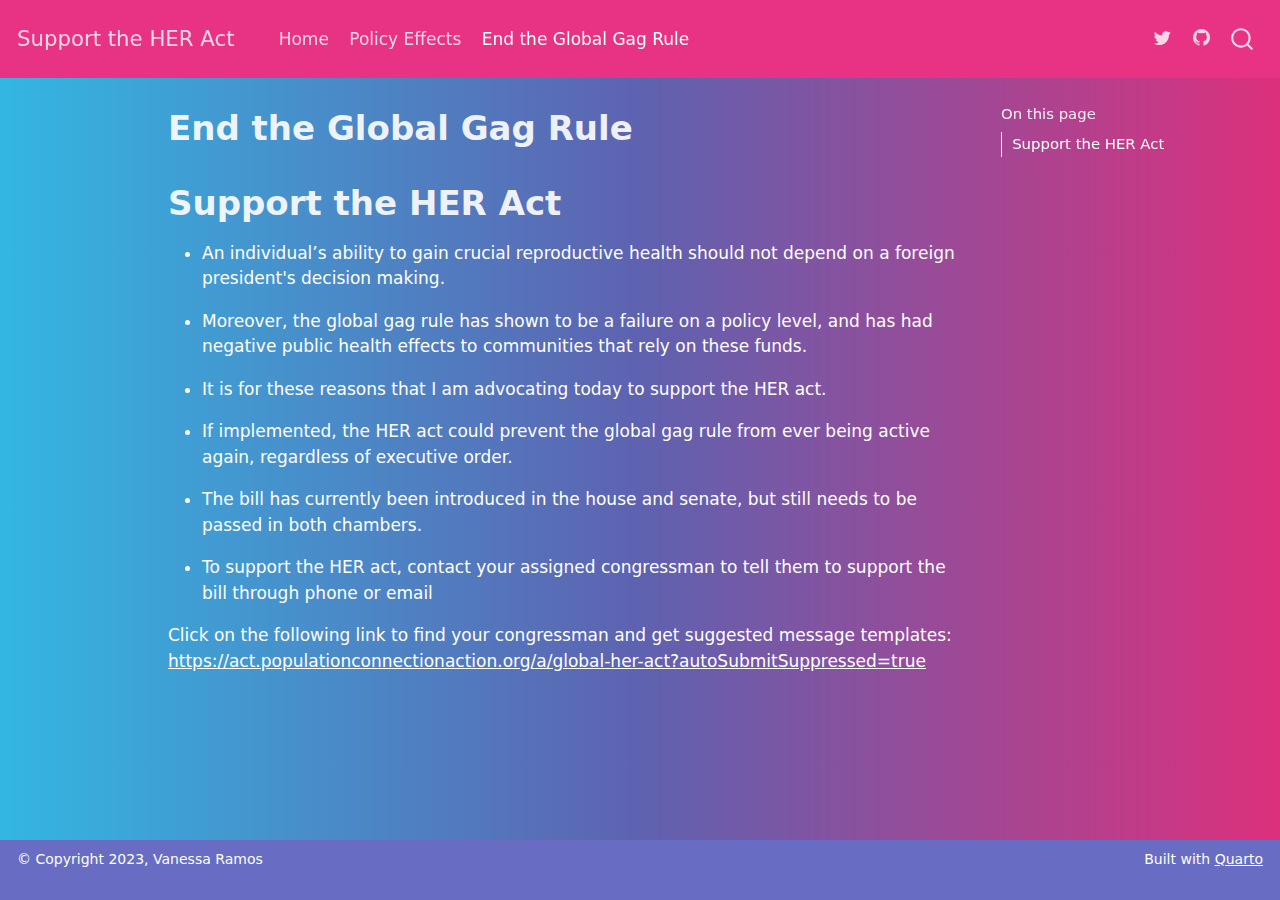
<file: docs/last.html>
<!DOCTYPE html>
<html xmlns="http://www.w3.org/1999/xhtml" lang="en" xml:lang="en"><head>

<meta charset="utf-8">
<meta name="generator" content="quarto-1.3.353">

<meta name="viewport" content="width=device-width, initial-scale=1.0, user-scalable=yes">


<title>Support the HER Act - End the Global Gag Rule</title>
<style>
code{white-space: pre-wrap;}
span.smallcaps{font-variant: small-caps;}
div.columns{display: flex; gap: min(4vw, 1.5em);}
div.column{flex: auto; overflow-x: auto;}
div.hanging-indent{margin-left: 1.5em; text-indent: -1.5em;}
ul.task-list{list-style: none;}
ul.task-list li input[type="checkbox"] {
  width: 0.8em;
  margin: 0 0.8em 0.2em -1em; /* quarto-specific, see https://github.com/quarto-dev/quarto-cli/issues/4556 */ 
  vertical-align: middle;
}
</style>


<script src="site_libs/quarto-nav/quarto-nav.js"></script>
<script src="site_libs/quarto-nav/headroom.min.js"></script>
<script src="site_libs/clipboard/clipboard.min.js"></script>
<script src="site_libs/quarto-search/autocomplete.umd.js"></script>
<script src="site_libs/quarto-search/fuse.min.js"></script>
<script src="site_libs/quarto-search/quarto-search.js"></script>
<meta name="quarto:offset" content="./">
<script src="site_libs/quarto-html/quarto.js"></script>
<script src="site_libs/quarto-html/popper.min.js"></script>
<script src="site_libs/quarto-html/tippy.umd.min.js"></script>
<script src="site_libs/quarto-html/anchor.min.js"></script>
<link href="site_libs/quarto-html/tippy.css" rel="stylesheet">
<link href="site_libs/quarto-html/quarto-syntax-highlighting.css" rel="stylesheet" id="quarto-text-highlighting-styles">
<script src="site_libs/bootstrap/bootstrap.min.js"></script>
<link href="site_libs/bootstrap/bootstrap-icons.css" rel="stylesheet">
<link href="site_libs/bootstrap/bootstrap.min.css" rel="stylesheet" id="quarto-bootstrap" data-mode="light">
<script id="quarto-search-options" type="application/json">{
  "location": "navbar",
  "copy-button": false,
  "collapse-after": 3,
  "panel-placement": "end",
  "type": "overlay",
  "limit": 20,
  "language": {
    "search-no-results-text": "No results",
    "search-matching-documents-text": "matching documents",
    "search-copy-link-title": "Copy link to search",
    "search-hide-matches-text": "Hide additional matches",
    "search-more-match-text": "more match in this document",
    "search-more-matches-text": "more matches in this document",
    "search-clear-button-title": "Clear",
    "search-detached-cancel-button-title": "Cancel",
    "search-submit-button-title": "Submit"
  }
}</script>


</head>

<body class="nav-fixed">

<div id="quarto-search-results"></div>
  <header id="quarto-header" class="headroom fixed-top">
    <nav class="navbar navbar-expand-lg navbar-dark ">
      <div class="navbar-container container-fluid">
      <div class="navbar-brand-container">
    <a class="navbar-brand" href="./index.html">
    <span class="navbar-title">Support the HER Act</span>
    </a>
  </div>
            <div id="quarto-search" class="" title="Search"></div>
          <button class="navbar-toggler" type="button" data-bs-toggle="collapse" data-bs-target="#navbarCollapse" aria-controls="navbarCollapse" aria-expanded="false" aria-label="Toggle navigation" onclick="if (window.quartoToggleHeadroom) { window.quartoToggleHeadroom(); }">
  <span class="navbar-toggler-icon"></span>
</button>
          <div class="collapse navbar-collapse" id="navbarCollapse">
            <ul class="navbar-nav navbar-nav-scroll me-auto">
  <li class="nav-item">
    <a class="nav-link" href="./index.html" rel="" target="">
 <span class="menu-text">Home</span></a>
  </li>  
  <li class="nav-item">
    <a class="nav-link" href="./projects.html" rel="" target="">
 <span class="menu-text">Policy Effects</span></a>
  </li>  
  <li class="nav-item">
    <a class="nav-link active" href="./last.html" rel="" target="" aria-current="page">
 <span class="menu-text">End the Global Gag Rule</span></a>
  </li>  
</ul>
            <div class="quarto-navbar-tools ms-auto">
    <a href="https://twitter.com/" title="" class="quarto-navigation-tool px-1" aria-label=""><i class="bi bi-twitter"></i></a>
    <a href="https://github.com/soniavsd/SupportHER" title="" class="quarto-navigation-tool px-1" aria-label=""><i class="bi bi-github"></i></a>
</div>
          </div> <!-- /navcollapse -->
      </div> <!-- /container-fluid -->
    </nav>
</header>
<!-- content -->
<div id="quarto-content" class="quarto-container page-columns page-rows-contents page-layout-article page-navbar">
<!-- sidebar -->
<!-- margin-sidebar -->
    <div id="quarto-margin-sidebar" class="sidebar margin-sidebar">
        <nav id="TOC" role="doc-toc" class="toc-active">
    <h2 id="toc-title">On this page</h2>
   
  <ul>
  <li><a href="#support-the-her-act" id="toc-support-the-her-act" class="nav-link active" data-scroll-target="#support-the-her-act">Support the HER Act</a></li>
  </ul>
</nav>
    </div>
<!-- main -->
<main class="content" id="quarto-document-content">

<header id="title-block-header" class="quarto-title-block default">
<div class="quarto-title">
<h1 class="title">End the Global Gag Rule</h1>
</div>



<div class="quarto-title-meta">

    
  
    
  </div>
  

</header>

<section id="support-the-her-act" class="level1">
<h1>Support the HER Act</h1>
<ul>
<li><p>An individual’s ability to gain crucial reproductive health should not depend on a foreign president's decision making.</p></li>
<li><p>Moreover, the global gag rule has shown to be a failure on a policy level, and has had negative public health effects to communities that rely on these funds.</p></li>
<li><p>It is for these reasons that I am advocating today to support the HER act.&nbsp;</p></li>
<li><p>If implemented, the HER act could prevent the global gag rule from ever being active again, regardless of executive order.&nbsp;</p></li>
<li><p>The bill has currently been introduced in the house and senate, but still needs to be passed in both chambers.</p></li>
<li><p>To support the HER act, contact your assigned congressman to tell them to support the bill through phone or email</p></li>
</ul>
<p>Click on the following link to find your congressman and get suggested message templates: <a href="https://act.populationconnectionaction.org/a/global-her-act?autoSubmitSuppressed=true" class="uri">https://act.populationconnectionaction.org/a/global-her-act?autoSubmitSuppressed=true</a></p>


</section>

</main> <!-- /main -->
<script id="quarto-html-after-body" type="application/javascript">
window.document.addEventListener("DOMContentLoaded", function (event) {
  const toggleBodyColorMode = (bsSheetEl) => {
    const mode = bsSheetEl.getAttribute("data-mode");
    const bodyEl = window.document.querySelector("body");
    if (mode === "dark") {
      bodyEl.classList.add("quarto-dark");
      bodyEl.classList.remove("quarto-light");
    } else {
      bodyEl.classList.add("quarto-light");
      bodyEl.classList.remove("quarto-dark");
    }
  }
  const toggleBodyColorPrimary = () => {
    const bsSheetEl = window.document.querySelector("link#quarto-bootstrap");
    if (bsSheetEl) {
      toggleBodyColorMode(bsSheetEl);
    }
  }
  toggleBodyColorPrimary();  
  const icon = "";
  const anchorJS = new window.AnchorJS();
  anchorJS.options = {
    placement: 'right',
    icon: icon
  };
  anchorJS.add('.anchored');
  const isCodeAnnotation = (el) => {
    for (const clz of el.classList) {
      if (clz.startsWith('code-annotation-')) {                     
        return true;
      }
    }
    return false;
  }
  const clipboard = new window.ClipboardJS('.code-copy-button', {
    text: function(trigger) {
      const codeEl = trigger.previousElementSibling.cloneNode(true);
      for (const childEl of codeEl.children) {
        if (isCodeAnnotation(childEl)) {
          childEl.remove();
        }
      }
      return codeEl.innerText;
    }
  });
  clipboard.on('success', function(e) {
    // button target
    const button = e.trigger;
    // don't keep focus
    button.blur();
    // flash "checked"
    button.classList.add('code-copy-button-checked');
    var currentTitle = button.getAttribute("title");
    button.setAttribute("title", "Copied!");
    let tooltip;
    if (window.bootstrap) {
      button.setAttribute("data-bs-toggle", "tooltip");
      button.setAttribute("data-bs-placement", "left");
      button.setAttribute("data-bs-title", "Copied!");
      tooltip = new bootstrap.Tooltip(button, 
        { trigger: "manual", 
          customClass: "code-copy-button-tooltip",
          offset: [0, -8]});
      tooltip.show();    
    }
    setTimeout(function() {
      if (tooltip) {
        tooltip.hide();
        button.removeAttribute("data-bs-title");
        button.removeAttribute("data-bs-toggle");
        button.removeAttribute("data-bs-placement");
      }
      button.setAttribute("title", currentTitle);
      button.classList.remove('code-copy-button-checked');
    }, 1000);
    // clear code selection
    e.clearSelection();
  });
  function tippyHover(el, contentFn) {
    const config = {
      allowHTML: true,
      content: contentFn,
      maxWidth: 500,
      delay: 100,
      arrow: false,
      appendTo: function(el) {
          return el.parentElement;
      },
      interactive: true,
      interactiveBorder: 10,
      theme: 'quarto',
      placement: 'bottom-start'
    };
    window.tippy(el, config); 
  }
  const noterefs = window.document.querySelectorAll('a[role="doc-noteref"]');
  for (var i=0; i<noterefs.length; i++) {
    const ref = noterefs[i];
    tippyHover(ref, function() {
      // use id or data attribute instead here
      let href = ref.getAttribute('data-footnote-href') || ref.getAttribute('href');
      try { href = new URL(href).hash; } catch {}
      const id = href.replace(/^#\/?/, "");
      const note = window.document.getElementById(id);
      return note.innerHTML;
    });
  }
      let selectedAnnoteEl;
      const selectorForAnnotation = ( cell, annotation) => {
        let cellAttr = 'data-code-cell="' + cell + '"';
        let lineAttr = 'data-code-annotation="' +  annotation + '"';
        const selector = 'span[' + cellAttr + '][' + lineAttr + ']';
        return selector;
      }
      const selectCodeLines = (annoteEl) => {
        const doc = window.document;
        const targetCell = annoteEl.getAttribute("data-target-cell");
        const targetAnnotation = annoteEl.getAttribute("data-target-annotation");
        const annoteSpan = window.document.querySelector(selectorForAnnotation(targetCell, targetAnnotation));
        const lines = annoteSpan.getAttribute("data-code-lines").split(",");
        const lineIds = lines.map((line) => {
          return targetCell + "-" + line;
        })
        let top = null;
        let height = null;
        let parent = null;
        if (lineIds.length > 0) {
            //compute the position of the single el (top and bottom and make a div)
            const el = window.document.getElementById(lineIds[0]);
            top = el.offsetTop;
            height = el.offsetHeight;
            parent = el.parentElement.parentElement;
          if (lineIds.length > 1) {
            const lastEl = window.document.getElementById(lineIds[lineIds.length - 1]);
            const bottom = lastEl.offsetTop + lastEl.offsetHeight;
            height = bottom - top;
          }
          if (top !== null && height !== null && parent !== null) {
            // cook up a div (if necessary) and position it 
            let div = window.document.getElementById("code-annotation-line-highlight");
            if (div === null) {
              div = window.document.createElement("div");
              div.setAttribute("id", "code-annotation-line-highlight");
              div.style.position = 'absolute';
              parent.appendChild(div);
            }
            div.style.top = top - 2 + "px";
            div.style.height = height + 4 + "px";
            let gutterDiv = window.document.getElementById("code-annotation-line-highlight-gutter");
            if (gutterDiv === null) {
              gutterDiv = window.document.createElement("div");
              gutterDiv.setAttribute("id", "code-annotation-line-highlight-gutter");
              gutterDiv.style.position = 'absolute';
              const codeCell = window.document.getElementById(targetCell);
              const gutter = codeCell.querySelector('.code-annotation-gutter');
              gutter.appendChild(gutterDiv);
            }
            gutterDiv.style.top = top - 2 + "px";
            gutterDiv.style.height = height + 4 + "px";
          }
          selectedAnnoteEl = annoteEl;
        }
      };
      const unselectCodeLines = () => {
        const elementsIds = ["code-annotation-line-highlight", "code-annotation-line-highlight-gutter"];
        elementsIds.forEach((elId) => {
          const div = window.document.getElementById(elId);
          if (div) {
            div.remove();
          }
        });
        selectedAnnoteEl = undefined;
      };
      // Attach click handler to the DT
      const annoteDls = window.document.querySelectorAll('dt[data-target-cell]');
      for (const annoteDlNode of annoteDls) {
        annoteDlNode.addEventListener('click', (event) => {
          const clickedEl = event.target;
          if (clickedEl !== selectedAnnoteEl) {
            unselectCodeLines();
            const activeEl = window.document.querySelector('dt[data-target-cell].code-annotation-active');
            if (activeEl) {
              activeEl.classList.remove('code-annotation-active');
            }
            selectCodeLines(clickedEl);
            clickedEl.classList.add('code-annotation-active');
          } else {
            // Unselect the line
            unselectCodeLines();
            clickedEl.classList.remove('code-annotation-active');
          }
        });
      }
  const findCites = (el) => {
    const parentEl = el.parentElement;
    if (parentEl) {
      const cites = parentEl.dataset.cites;
      if (cites) {
        return {
          el,
          cites: cites.split(' ')
        };
      } else {
        return findCites(el.parentElement)
      }
    } else {
      return undefined;
    }
  };
  var bibliorefs = window.document.querySelectorAll('a[role="doc-biblioref"]');
  for (var i=0; i<bibliorefs.length; i++) {
    const ref = bibliorefs[i];
    const citeInfo = findCites(ref);
    if (citeInfo) {
      tippyHover(citeInfo.el, function() {
        var popup = window.document.createElement('div');
        citeInfo.cites.forEach(function(cite) {
          var citeDiv = window.document.createElement('div');
          citeDiv.classList.add('hanging-indent');
          citeDiv.classList.add('csl-entry');
          var biblioDiv = window.document.getElementById('ref-' + cite);
          if (biblioDiv) {
            citeDiv.innerHTML = biblioDiv.innerHTML;
          }
          popup.appendChild(citeDiv);
        });
        return popup.innerHTML;
      });
    }
  }
});
</script>
</div> <!-- /content -->
<footer class="footer">
  <div class="nav-footer">
    <div class="nav-footer-left">© Copyright 2023, Vanessa Ramos</div>   
    <div class="nav-footer-center">
      &nbsp;
    </div>
    <div class="nav-footer-right">Built with <a href="https://quarto.org/">Quarto</a></div>
  </div>
</footer>



</body></html>
</file>
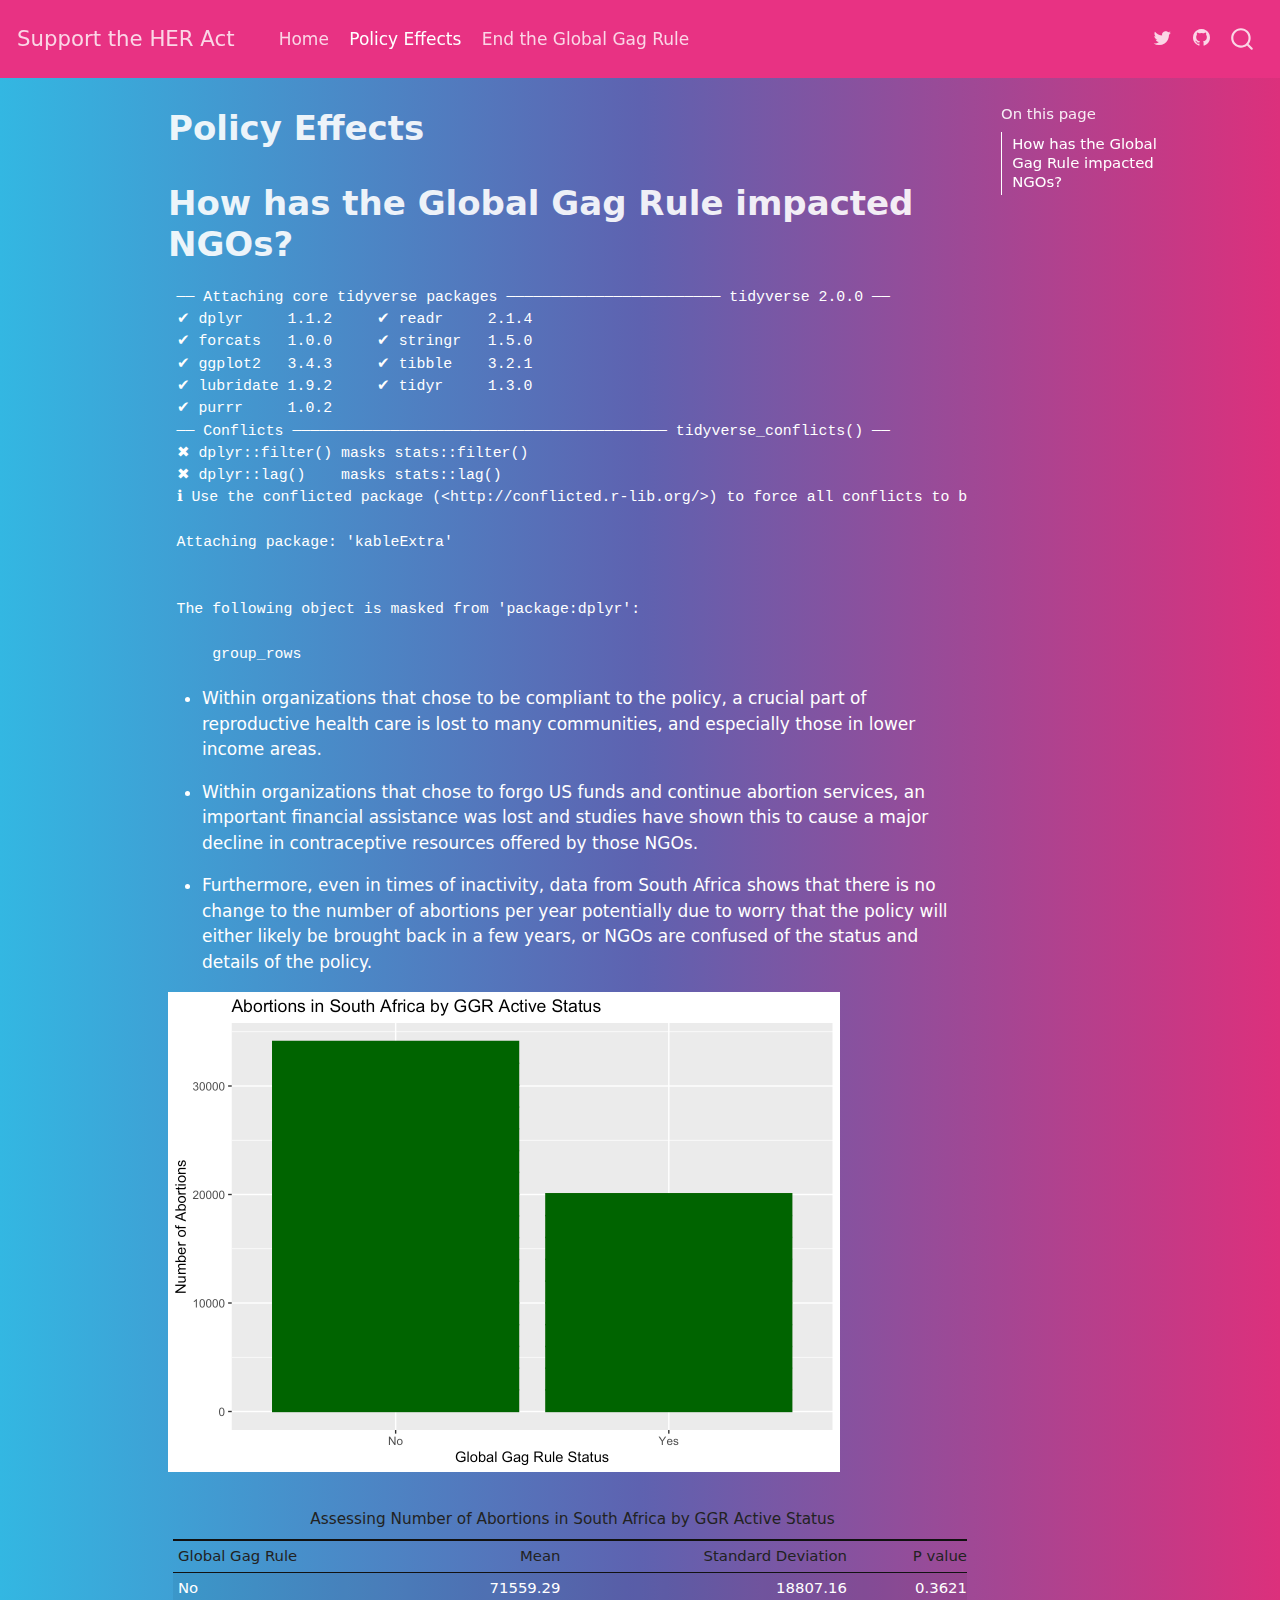
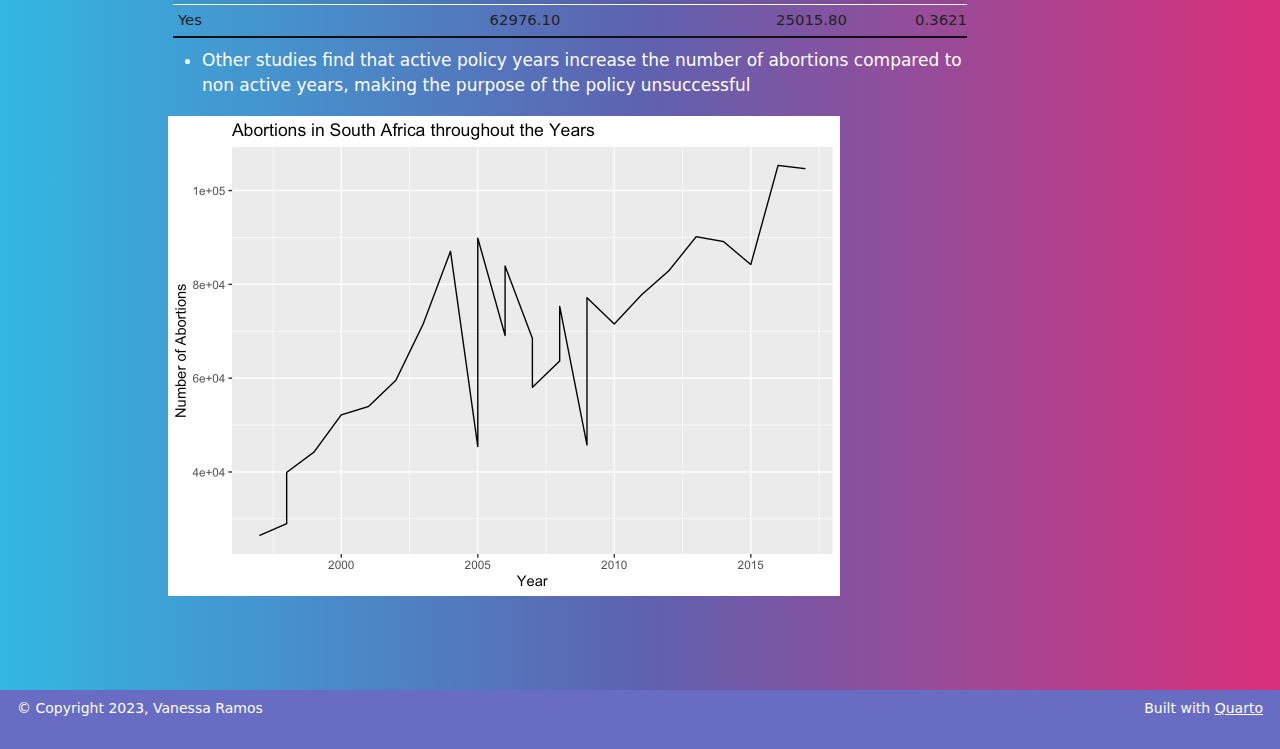
<file: docs/projects.html>
<!DOCTYPE html>
<html xmlns="http://www.w3.org/1999/xhtml" lang="en" xml:lang="en"><head>

<meta charset="utf-8">
<meta name="generator" content="quarto-1.3.353">

<meta name="viewport" content="width=device-width, initial-scale=1.0, user-scalable=yes">


<title>Support the HER Act - Policy Effects</title>
<style>
code{white-space: pre-wrap;}
span.smallcaps{font-variant: small-caps;}
div.columns{display: flex; gap: min(4vw, 1.5em);}
div.column{flex: auto; overflow-x: auto;}
div.hanging-indent{margin-left: 1.5em; text-indent: -1.5em;}
ul.task-list{list-style: none;}
ul.task-list li input[type="checkbox"] {
  width: 0.8em;
  margin: 0 0.8em 0.2em -1em; /* quarto-specific, see https://github.com/quarto-dev/quarto-cli/issues/4556 */ 
  vertical-align: middle;
}
</style>


<script src="site_libs/quarto-nav/quarto-nav.js"></script>
<script src="site_libs/quarto-nav/headroom.min.js"></script>
<script src="site_libs/clipboard/clipboard.min.js"></script>
<script src="site_libs/quarto-search/autocomplete.umd.js"></script>
<script src="site_libs/quarto-search/fuse.min.js"></script>
<script src="site_libs/quarto-search/quarto-search.js"></script>
<meta name="quarto:offset" content="./">
<script src="site_libs/quarto-html/quarto.js"></script>
<script src="site_libs/quarto-html/popper.min.js"></script>
<script src="site_libs/quarto-html/tippy.umd.min.js"></script>
<script src="site_libs/quarto-html/anchor.min.js"></script>
<link href="site_libs/quarto-html/tippy.css" rel="stylesheet">
<link href="site_libs/quarto-html/quarto-syntax-highlighting.css" rel="stylesheet" id="quarto-text-highlighting-styles">
<script src="site_libs/bootstrap/bootstrap.min.js"></script>
<link href="site_libs/bootstrap/bootstrap-icons.css" rel="stylesheet">
<link href="site_libs/bootstrap/bootstrap.min.css" rel="stylesheet" id="quarto-bootstrap" data-mode="light">
<script id="quarto-search-options" type="application/json">{
  "location": "navbar",
  "copy-button": false,
  "collapse-after": 3,
  "panel-placement": "end",
  "type": "overlay",
  "limit": 20,
  "language": {
    "search-no-results-text": "No results",
    "search-matching-documents-text": "matching documents",
    "search-copy-link-title": "Copy link to search",
    "search-hide-matches-text": "Hide additional matches",
    "search-more-match-text": "more match in this document",
    "search-more-matches-text": "more matches in this document",
    "search-clear-button-title": "Clear",
    "search-detached-cancel-button-title": "Cancel",
    "search-submit-button-title": "Submit"
  }
}</script>

<script src="site_libs/kePrint-0.0.1/kePrint.js"></script>
<link href="site_libs/lightable-0.0.1/lightable.css" rel="stylesheet">


</head>

<body class="nav-fixed">

<div id="quarto-search-results"></div>
  <header id="quarto-header" class="headroom fixed-top">
    <nav class="navbar navbar-expand-lg navbar-dark ">
      <div class="navbar-container container-fluid">
      <div class="navbar-brand-container">
    <a class="navbar-brand" href="./index.html">
    <span class="navbar-title">Support the HER Act</span>
    </a>
  </div>
            <div id="quarto-search" class="" title="Search"></div>
          <button class="navbar-toggler" type="button" data-bs-toggle="collapse" data-bs-target="#navbarCollapse" aria-controls="navbarCollapse" aria-expanded="false" aria-label="Toggle navigation" onclick="if (window.quartoToggleHeadroom) { window.quartoToggleHeadroom(); }">
  <span class="navbar-toggler-icon"></span>
</button>
          <div class="collapse navbar-collapse" id="navbarCollapse">
            <ul class="navbar-nav navbar-nav-scroll me-auto">
  <li class="nav-item">
    <a class="nav-link" href="./index.html" rel="" target="">
 <span class="menu-text">Home</span></a>
  </li>  
  <li class="nav-item">
    <a class="nav-link active" href="./projects.html" rel="" target="" aria-current="page">
 <span class="menu-text">Policy Effects</span></a>
  </li>  
  <li class="nav-item">
    <a class="nav-link" href="./last.html" rel="" target="">
 <span class="menu-text">End the Global Gag Rule</span></a>
  </li>  
</ul>
            <div class="quarto-navbar-tools ms-auto">
    <a href="https://twitter.com/" title="" class="quarto-navigation-tool px-1" aria-label=""><i class="bi bi-twitter"></i></a>
    <a href="https://github.com/soniavsd/SupportHER" title="" class="quarto-navigation-tool px-1" aria-label=""><i class="bi bi-github"></i></a>
</div>
          </div> <!-- /navcollapse -->
      </div> <!-- /container-fluid -->
    </nav>
</header>
<!-- content -->
<div id="quarto-content" class="quarto-container page-columns page-rows-contents page-layout-article page-navbar">
<!-- sidebar -->
<!-- margin-sidebar -->
    <div id="quarto-margin-sidebar" class="sidebar margin-sidebar">
        <nav id="TOC" role="doc-toc" class="toc-active">
    <h2 id="toc-title">On this page</h2>
   
  <ul>
  <li><a href="#how-has-the-global-gag-rule-impacted-ngos" id="toc-how-has-the-global-gag-rule-impacted-ngos" class="nav-link active" data-scroll-target="#how-has-the-global-gag-rule-impacted-ngos">How has the Global Gag Rule impacted NGOs?</a></li>
  </ul>
</nav>
    </div>
<!-- main -->
<main class="content" id="quarto-document-content">

<header id="title-block-header" class="quarto-title-block default">
<div class="quarto-title">
<h1 class="title">Policy Effects</h1>
</div>



<div class="quarto-title-meta">

    
  
    
  </div>
  

</header>

<section id="how-has-the-global-gag-rule-impacted-ngos" class="level1">
<h1>How has the Global Gag Rule impacted NGOs?</h1>
<div class="cell">
<div class="cell-output cell-output-stderr">
<pre><code>── Attaching core tidyverse packages ──────────────────────── tidyverse 2.0.0 ──
✔ dplyr     1.1.2     ✔ readr     2.1.4
✔ forcats   1.0.0     ✔ stringr   1.5.0
✔ ggplot2   3.4.3     ✔ tibble    3.2.1
✔ lubridate 1.9.2     ✔ tidyr     1.3.0
✔ purrr     1.0.2     
── Conflicts ────────────────────────────────────────── tidyverse_conflicts() ──
✖ dplyr::filter() masks stats::filter()
✖ dplyr::lag()    masks stats::lag()
ℹ Use the conflicted package (&lt;http://conflicted.r-lib.org/&gt;) to force all conflicts to become errors

Attaching package: 'kableExtra'


The following object is masked from 'package:dplyr':

    group_rows</code></pre>
</div>
</div>
<ul>
<li><p>Within organizations that chose to be compliant to the policy, a crucial part of reproductive health care is lost to many communities, and especially those in lower income areas.</p></li>
<li><p>Within organizations that chose to forgo US funds and continue abortion services, an important financial assistance was lost and studies have shown this to cause a major decline in contraceptive resources offered by those NGOs.</p></li>
<li><p>Furthermore, even in times of inactivity, data from South Africa shows that there is no change to the number of abortions per year potentially due to worry that the policy will either likely be brought back in a few years, or NGOs are confused of the status and details of the policy.</p></li>
</ul>
<div class="cell">
<div class="cell-output-display">
<p><img src="projects_files/figure-html/unnamed-chunk-5-1.png" class="img-fluid" width="672"></p>
</div>
<div class="cell-output-display">
<table class="lightable-classic table table-sm table-striped small" data-quarto-postprocess="true">
<caption>Assessing Number of Abortions in South Africa by GGR Active Status</caption>
<thead>
<tr class="header">
<th style="text-align: left;" data-quarto-table-cell-role="th">Global Gag Rule</th>
<th style="text-align: right;" data-quarto-table-cell-role="th">Mean</th>
<th style="text-align: right;" data-quarto-table-cell-role="th">Standard Deviation</th>
<th style="text-align: right;" data-quarto-table-cell-role="th">P value</th>
</tr>
</thead>
<tbody>
<tr class="odd">
<td style="text-align: left;">No</td>
<td style="text-align: right;">71559.29</td>
<td style="text-align: right;">18807.16</td>
<td style="text-align: right;">0.3621</td>
</tr>
<tr class="even">
<td style="text-align: left;">Yes</td>
<td style="text-align: right;">62976.10</td>
<td style="text-align: right;">25015.80</td>
<td style="text-align: right;">0.3621</td>
</tr>
</tbody>
</table>


</div>
</div>
<ul>
<li>Other studies find that active policy years increase the number of abortions compared to non active years, making the purpose of the policy unsuccessful</li>
</ul>
<div class="cell">
<div class="cell-output-display">
<p><img src="projects_files/figure-html/unnamed-chunk-6-1.png" class="img-fluid" width="672"></p>
</div>
</div>


</section>

</main> <!-- /main -->
<script id="quarto-html-after-body" type="application/javascript">
window.document.addEventListener("DOMContentLoaded", function (event) {
  const toggleBodyColorMode = (bsSheetEl) => {
    const mode = bsSheetEl.getAttribute("data-mode");
    const bodyEl = window.document.querySelector("body");
    if (mode === "dark") {
      bodyEl.classList.add("quarto-dark");
      bodyEl.classList.remove("quarto-light");
    } else {
      bodyEl.classList.add("quarto-light");
      bodyEl.classList.remove("quarto-dark");
    }
  }
  const toggleBodyColorPrimary = () => {
    const bsSheetEl = window.document.querySelector("link#quarto-bootstrap");
    if (bsSheetEl) {
      toggleBodyColorMode(bsSheetEl);
    }
  }
  toggleBodyColorPrimary();  
  const icon = "";
  const anchorJS = new window.AnchorJS();
  anchorJS.options = {
    placement: 'right',
    icon: icon
  };
  anchorJS.add('.anchored');
  const isCodeAnnotation = (el) => {
    for (const clz of el.classList) {
      if (clz.startsWith('code-annotation-')) {                     
        return true;
      }
    }
    return false;
  }
  const clipboard = new window.ClipboardJS('.code-copy-button', {
    text: function(trigger) {
      const codeEl = trigger.previousElementSibling.cloneNode(true);
      for (const childEl of codeEl.children) {
        if (isCodeAnnotation(childEl)) {
          childEl.remove();
        }
      }
      return codeEl.innerText;
    }
  });
  clipboard.on('success', function(e) {
    // button target
    const button = e.trigger;
    // don't keep focus
    button.blur();
    // flash "checked"
    button.classList.add('code-copy-button-checked');
    var currentTitle = button.getAttribute("title");
    button.setAttribute("title", "Copied!");
    let tooltip;
    if (window.bootstrap) {
      button.setAttribute("data-bs-toggle", "tooltip");
      button.setAttribute("data-bs-placement", "left");
      button.setAttribute("data-bs-title", "Copied!");
      tooltip = new bootstrap.Tooltip(button, 
        { trigger: "manual", 
          customClass: "code-copy-button-tooltip",
          offset: [0, -8]});
      tooltip.show();    
    }
    setTimeout(function() {
      if (tooltip) {
        tooltip.hide();
        button.removeAttribute("data-bs-title");
        button.removeAttribute("data-bs-toggle");
        button.removeAttribute("data-bs-placement");
      }
      button.setAttribute("title", currentTitle);
      button.classList.remove('code-copy-button-checked');
    }, 1000);
    // clear code selection
    e.clearSelection();
  });
  function tippyHover(el, contentFn) {
    const config = {
      allowHTML: true,
      content: contentFn,
      maxWidth: 500,
      delay: 100,
      arrow: false,
      appendTo: function(el) {
          return el.parentElement;
      },
      interactive: true,
      interactiveBorder: 10,
      theme: 'quarto',
      placement: 'bottom-start'
    };
    window.tippy(el, config); 
  }
  const noterefs = window.document.querySelectorAll('a[role="doc-noteref"]');
  for (var i=0; i<noterefs.length; i++) {
    const ref = noterefs[i];
    tippyHover(ref, function() {
      // use id or data attribute instead here
      let href = ref.getAttribute('data-footnote-href') || ref.getAttribute('href');
      try { href = new URL(href).hash; } catch {}
      const id = href.replace(/^#\/?/, "");
      const note = window.document.getElementById(id);
      return note.innerHTML;
    });
  }
      let selectedAnnoteEl;
      const selectorForAnnotation = ( cell, annotation) => {
        let cellAttr = 'data-code-cell="' + cell + '"';
        let lineAttr = 'data-code-annotation="' +  annotation + '"';
        const selector = 'span[' + cellAttr + '][' + lineAttr + ']';
        return selector;
      }
      const selectCodeLines = (annoteEl) => {
        const doc = window.document;
        const targetCell = annoteEl.getAttribute("data-target-cell");
        const targetAnnotation = annoteEl.getAttribute("data-target-annotation");
        const annoteSpan = window.document.querySelector(selectorForAnnotation(targetCell, targetAnnotation));
        const lines = annoteSpan.getAttribute("data-code-lines").split(",");
        const lineIds = lines.map((line) => {
          return targetCell + "-" + line;
        })
        let top = null;
        let height = null;
        let parent = null;
        if (lineIds.length > 0) {
            //compute the position of the single el (top and bottom and make a div)
            const el = window.document.getElementById(lineIds[0]);
            top = el.offsetTop;
            height = el.offsetHeight;
            parent = el.parentElement.parentElement;
          if (lineIds.length > 1) {
            const lastEl = window.document.getElementById(lineIds[lineIds.length - 1]);
            const bottom = lastEl.offsetTop + lastEl.offsetHeight;
            height = bottom - top;
          }
          if (top !== null && height !== null && parent !== null) {
            // cook up a div (if necessary) and position it 
            let div = window.document.getElementById("code-annotation-line-highlight");
            if (div === null) {
              div = window.document.createElement("div");
              div.setAttribute("id", "code-annotation-line-highlight");
              div.style.position = 'absolute';
              parent.appendChild(div);
            }
            div.style.top = top - 2 + "px";
            div.style.height = height + 4 + "px";
            let gutterDiv = window.document.getElementById("code-annotation-line-highlight-gutter");
            if (gutterDiv === null) {
              gutterDiv = window.document.createElement("div");
              gutterDiv.setAttribute("id", "code-annotation-line-highlight-gutter");
              gutterDiv.style.position = 'absolute';
              const codeCell = window.document.getElementById(targetCell);
              const gutter = codeCell.querySelector('.code-annotation-gutter');
              gutter.appendChild(gutterDiv);
            }
            gutterDiv.style.top = top - 2 + "px";
            gutterDiv.style.height = height + 4 + "px";
          }
          selectedAnnoteEl = annoteEl;
        }
      };
      const unselectCodeLines = () => {
        const elementsIds = ["code-annotation-line-highlight", "code-annotation-line-highlight-gutter"];
        elementsIds.forEach((elId) => {
          const div = window.document.getElementById(elId);
          if (div) {
            div.remove();
          }
        });
        selectedAnnoteEl = undefined;
      };
      // Attach click handler to the DT
      const annoteDls = window.document.querySelectorAll('dt[data-target-cell]');
      for (const annoteDlNode of annoteDls) {
        annoteDlNode.addEventListener('click', (event) => {
          const clickedEl = event.target;
          if (clickedEl !== selectedAnnoteEl) {
            unselectCodeLines();
            const activeEl = window.document.querySelector('dt[data-target-cell].code-annotation-active');
            if (activeEl) {
              activeEl.classList.remove('code-annotation-active');
            }
            selectCodeLines(clickedEl);
            clickedEl.classList.add('code-annotation-active');
          } else {
            // Unselect the line
            unselectCodeLines();
            clickedEl.classList.remove('code-annotation-active');
          }
        });
      }
  const findCites = (el) => {
    const parentEl = el.parentElement;
    if (parentEl) {
      const cites = parentEl.dataset.cites;
      if (cites) {
        return {
          el,
          cites: cites.split(' ')
        };
      } else {
        return findCites(el.parentElement)
      }
    } else {
      return undefined;
    }
  };
  var bibliorefs = window.document.querySelectorAll('a[role="doc-biblioref"]');
  for (var i=0; i<bibliorefs.length; i++) {
    const ref = bibliorefs[i];
    const citeInfo = findCites(ref);
    if (citeInfo) {
      tippyHover(citeInfo.el, function() {
        var popup = window.document.createElement('div');
        citeInfo.cites.forEach(function(cite) {
          var citeDiv = window.document.createElement('div');
          citeDiv.classList.add('hanging-indent');
          citeDiv.classList.add('csl-entry');
          var biblioDiv = window.document.getElementById('ref-' + cite);
          if (biblioDiv) {
            citeDiv.innerHTML = biblioDiv.innerHTML;
          }
          popup.appendChild(citeDiv);
        });
        return popup.innerHTML;
      });
    }
  }
});
</script>
</div> <!-- /content -->
<footer class="footer">
  <div class="nav-footer">
    <div class="nav-footer-left">© Copyright 2023, Vanessa Ramos</div>   
    <div class="nav-footer-center">
      &nbsp;
    </div>
    <div class="nav-footer-right">Built with <a href="https://quarto.org/">Quarto</a></div>
  </div>
</footer>



</body></html>
</file>
<file: docs/site_libs/quarto-html/tippy.css>
.tippy-box[data-animation=fade][data-state=hidden]{opacity:0}[data-tippy-root]{max-width:calc(100vw - 10px)}.tippy-box{position:relative;background-color:#333;color:#fff;border-radius:4px;font-size:14px;line-height:1.4;white-space:normal;outline:0;transition-property:transform,visibility,opacity}.tippy-box[data-placement^=top]>.tippy-arrow{bottom:0}.tippy-box[data-placement^=top]>.tippy-arrow:before{bottom:-7px;left:0;border-width:8px 8px 0;border-top-color:initial;transform-origin:center top}.tippy-box[data-placement^=bottom]>.tippy-arrow{top:0}.tippy-box[data-placement^=bottom]>.tippy-arrow:before{top:-7px;left:0;border-width:0 8px 8px;border-bottom-color:initial;transform-origin:center bottom}.tippy-box[data-placement^=left]>.tippy-arrow{right:0}.tippy-box[data-placement^=left]>.tippy-arrow:before{border-width:8px 0 8px 8px;border-left-color:initial;right:-7px;transform-origin:center left}.tippy-box[data-placement^=right]>.tippy-arrow{left:0}.tippy-box[data-placement^=right]>.tippy-arrow:before{left:-7px;border-width:8px 8px 8px 0;border-right-color:initial;transform-origin:center right}.tippy-box[data-inertia][data-state=visible]{transition-timing-function:cubic-bezier(.54,1.5,.38,1.11)}.tippy-arrow{width:16px;height:16px;color:#333}.tippy-arrow:before{content:"";position:absolute;border-color:transparent;border-style:solid}.tippy-content{position:relative;padding:5px 9px;z-index:1}
</file>
<file: docs/site_libs/quarto-html/quarto-syntax-highlighting.css>
/* quarto syntax highlight colors */
:root {
  --quarto-hl-ot-color: #003B4F;
  --quarto-hl-at-color: #657422;
  --quarto-hl-ss-color: #20794D;
  --quarto-hl-an-color: #5E5E5E;
  --quarto-hl-fu-color: #4758AB;
  --quarto-hl-st-color: #20794D;
  --quarto-hl-cf-color: #003B4F;
  --quarto-hl-op-color: #5E5E5E;
  --quarto-hl-er-color: #AD0000;
  --quarto-hl-bn-color: #AD0000;
  --quarto-hl-al-color: #AD0000;
  --quarto-hl-va-color: #111111;
  --quarto-hl-bu-color: inherit;
  --quarto-hl-ex-color: inherit;
  --quarto-hl-pp-color: #AD0000;
  --quarto-hl-in-color: #5E5E5E;
  --quarto-hl-vs-color: #20794D;
  --quarto-hl-wa-color: #5E5E5E;
  --quarto-hl-do-color: #5E5E5E;
  --quarto-hl-im-color: #00769E;
  --quarto-hl-ch-color: #20794D;
  --quarto-hl-dt-color: #AD0000;
  --quarto-hl-fl-color: #AD0000;
  --quarto-hl-co-color: #5E5E5E;
  --quarto-hl-cv-color: #5E5E5E;
  --quarto-hl-cn-color: #8f5902;
  --quarto-hl-sc-color: #5E5E5E;
  --quarto-hl-dv-color: #AD0000;
  --quarto-hl-kw-color: #003B4F;
}

/* other quarto variables */
:root {
  --quarto-font-monospace: SFMono-Regular, Menlo, Monaco, Consolas, "Liberation Mono", "Courier New", monospace;
}

pre > code.sourceCode > span {
  color: #003B4F;
}

code span {
  color: #003B4F;
}

code.sourceCode > span {
  color: #003B4F;
}

div.sourceCode,
div.sourceCode pre.sourceCode {
  color: #003B4F;
}

code span.ot {
  color: #003B4F;
  font-style: inherit;
}

code span.at {
  color: #657422;
  font-style: inherit;
}

code span.ss {
  color: #20794D;
  font-style: inherit;
}

code span.an {
  color: #5E5E5E;
  font-style: inherit;
}

code span.fu {
  color: #4758AB;
  font-style: inherit;
}

code span.st {
  color: #20794D;
  font-style: inherit;
}

code span.cf {
  color: #003B4F;
  font-style: inherit;
}

code span.op {
  color: #5E5E5E;
  font-style: inherit;
}

code span.er {
  color: #AD0000;
  font-style: inherit;
}

code span.bn {
  color: #AD0000;
  font-style: inherit;
}

code span.al {
  color: #AD0000;
  font-style: inherit;
}

code span.va {
  color: #111111;
  font-style: inherit;
}

code span.bu {
  font-style: inherit;
}

code span.ex {
  font-style: inherit;
}

code span.pp {
  color: #AD0000;
  font-style: inherit;
}

code span.in {
  color: #5E5E5E;
  font-style: inherit;
}

code span.vs {
  color: #20794D;
  font-style: inherit;
}

code span.wa {
  color: #5E5E5E;
  font-style: italic;
}

code span.do {
  color: #5E5E5E;
  font-style: italic;
}

code span.im {
  color: #00769E;
  font-style: inherit;
}

code span.ch {
  color: #20794D;
  font-style: inherit;
}

code span.dt {
  color: #AD0000;
  font-style: inherit;
}

code span.fl {
  color: #AD0000;
  font-style: inherit;
}

code span.co {
  color: #5E5E5E;
  font-style: inherit;
}

code span.cv {
  color: #5E5E5E;
  font-style: italic;
}

code span.cn {
  color: #8f5902;
  font-style: inherit;
}

code span.sc {
  color: #5E5E5E;
  font-style: inherit;
}

code span.dv {
  color: #AD0000;
  font-style: inherit;
}

code span.kw {
  color: #003B4F;
  font-style: inherit;
}

.prevent-inlining {
  content: "</";
}

/*# sourceMappingURL=debc5d5d77c3f9108843748ff7464032.css.map */
</file>
<file: docs/site_libs/lightable-0.0.1/lightable.css>
/*!
 * lightable v0.0.1
 * Copyright 2020 Hao Zhu
 * Licensed under MIT (https://github.com/haozhu233/kableExtra/blob/master/LICENSE)
 */

.lightable-minimal {
  border-collapse: separate;
  border-spacing: 16px 1px;
  width: 100%;
  margin-bottom: 10px;
}

.lightable-minimal td {
  margin-left: 5px;
  margin-right: 5px;
}

.lightable-minimal th {
  margin-left: 5px;
  margin-right: 5px;
}

.lightable-minimal thead tr:last-child th {
  border-bottom: 2px solid #00000050;
  empty-cells: hide;

}

.lightable-minimal tbody tr:first-child td {
  padding-top: 0.5em;
}

.lightable-minimal.lightable-hover tbody tr:hover {
  background-color: #f5f5f5;
}

.lightable-minimal.lightable-striped tbody tr:nth-child(even) {
  background-color: #f5f5f5;
}

.lightable-classic {
  border-top: 0.16em solid #111111;
  border-bottom: 0.16em solid #111111;
  width: 100%;
  margin-bottom: 10px;
  margin: 10px 5px;
}

.lightable-classic tfoot tr td {
  border: 0;
}

.lightable-classic tfoot tr:first-child td {
  border-top: 0.14em solid #111111;
}

.lightable-classic caption {
  color: #222222;
}

.lightable-classic td {
  padding-left: 5px;
  padding-right: 5px;
  color: #222222;
}

.lightable-classic th {
  padding-left: 5px;
  padding-right: 5px;
  font-weight: normal;
  color: #222222;
}

.lightable-classic thead tr:last-child th {
  border-bottom: 0.10em solid #111111;
}

.lightable-classic.lightable-hover tbody tr:hover {
  background-color: #F9EEC1;
}

.lightable-classic.lightable-striped tbody tr:nth-child(even) {
  background-color: #f5f5f5;
}

.lightable-classic-2 {
  border-top: 3px double #111111;
  border-bottom: 3px double #111111;
  width: 100%;
  margin-bottom: 10px;
}

.lightable-classic-2 tfoot tr td {
  border: 0;
}

.lightable-classic-2 tfoot tr:first-child td {
  border-top: 3px double #111111;
}

.lightable-classic-2 caption {
  color: #222222;
}

.lightable-classic-2 td {
  padding-left: 5px;
  padding-right: 5px;
  color: #222222;
}

.lightable-classic-2 th {
  padding-left: 5px;
  padding-right: 5px;
  font-weight: normal;
  color: #222222;
}

.lightable-classic-2 tbody tr:last-child td {
  border-bottom: 3px double #111111;
}

.lightable-classic-2 thead tr:last-child th {
  border-bottom: 1px solid #111111;
}

.lightable-classic-2.lightable-hover tbody tr:hover {
  background-color: #F9EEC1;
}

.lightable-classic-2.lightable-striped tbody tr:nth-child(even) {
  background-color: #f5f5f5;
}

.lightable-material {
  min-width: 100%;
  white-space: nowrap;
  table-layout: fixed;
  font-family: Roboto, sans-serif;
  border: 1px solid #EEE;
  border-collapse: collapse;
  margin-bottom: 10px;
}

.lightable-material tfoot tr td {
  border: 0;
}

.lightable-material tfoot tr:first-child td {
  border-top: 1px solid #EEE;
}

.lightable-material th {
  height: 56px;
  padding-left: 16px;
  padding-right: 16px;
}

.lightable-material td {
  height: 52px;
  padding-left: 16px;
  padding-right: 16px;
  border-top: 1px solid #eeeeee;
}

.lightable-material.lightable-hover tbody tr:hover {
  background-color: #f5f5f5;
}

.lightable-material.lightable-striped tbody tr:nth-child(even) {
  background-color: #f5f5f5;
}

.lightable-material.lightable-striped tbody td {
  border: 0;
}

.lightable-material.lightable-striped thead tr:last-child th {
  border-bottom: 1px solid #ddd;
}

.lightable-material-dark {
  min-width: 100%;
  white-space: nowrap;
  table-layout: fixed;
  font-family: Roboto, sans-serif;
  border: 1px solid #FFFFFF12;
  border-collapse: collapse;
  margin-bottom: 10px;
  background-color: #363640;
}

.lightable-material-dark tfoot tr td {
  border: 0;
}

.lightable-material-dark tfoot tr:first-child td {
  border-top: 1px solid #FFFFFF12;
}

.lightable-material-dark th {
  height: 56px;
  padding-left: 16px;
  padding-right: 16px;
  color: #FFFFFF60;
}

.lightable-material-dark td {
  height: 52px;
  padding-left: 16px;
  padding-right: 16px;
  color: #FFFFFF;
  border-top: 1px solid #FFFFFF12;
}

.lightable-material-dark.lightable-hover tbody tr:hover {
  background-color: #FFFFFF12;
}

.lightable-material-dark.lightable-striped tbody tr:nth-child(even) {
  background-color: #FFFFFF12;
}

.lightable-material-dark.lightable-striped tbody td {
  border: 0;
}

.lightable-material-dark.lightable-striped thead tr:last-child th {
  border-bottom: 1px solid #FFFFFF12;
}

.lightable-paper {
  width: 100%;
  margin-bottom: 10px;
  color: #444;
}

.lightable-paper tfoot tr td {
  border: 0;
}

.lightable-paper tfoot tr:first-child td {
  border-top: 1px solid #00000020;
}

.lightable-paper thead tr:last-child th {
  color: #666;
  vertical-align: bottom;
  border-bottom: 1px solid #00000020;
  line-height: 1.15em;
  padding: 10px 5px;
}

.lightable-paper td {
  vertical-align: middle;
  border-bottom: 1px solid #00000010;
  line-height: 1.15em;
  padding: 7px 5px;
}

.lightable-paper.lightable-hover tbody tr:hover {
  background-color: #F9EEC1;
}

.lightable-paper.lightable-striped tbody tr:nth-child(even) {
  background-color: #00000008;
}

.lightable-paper.lightable-striped tbody td {
  border: 0;
}
</file>
